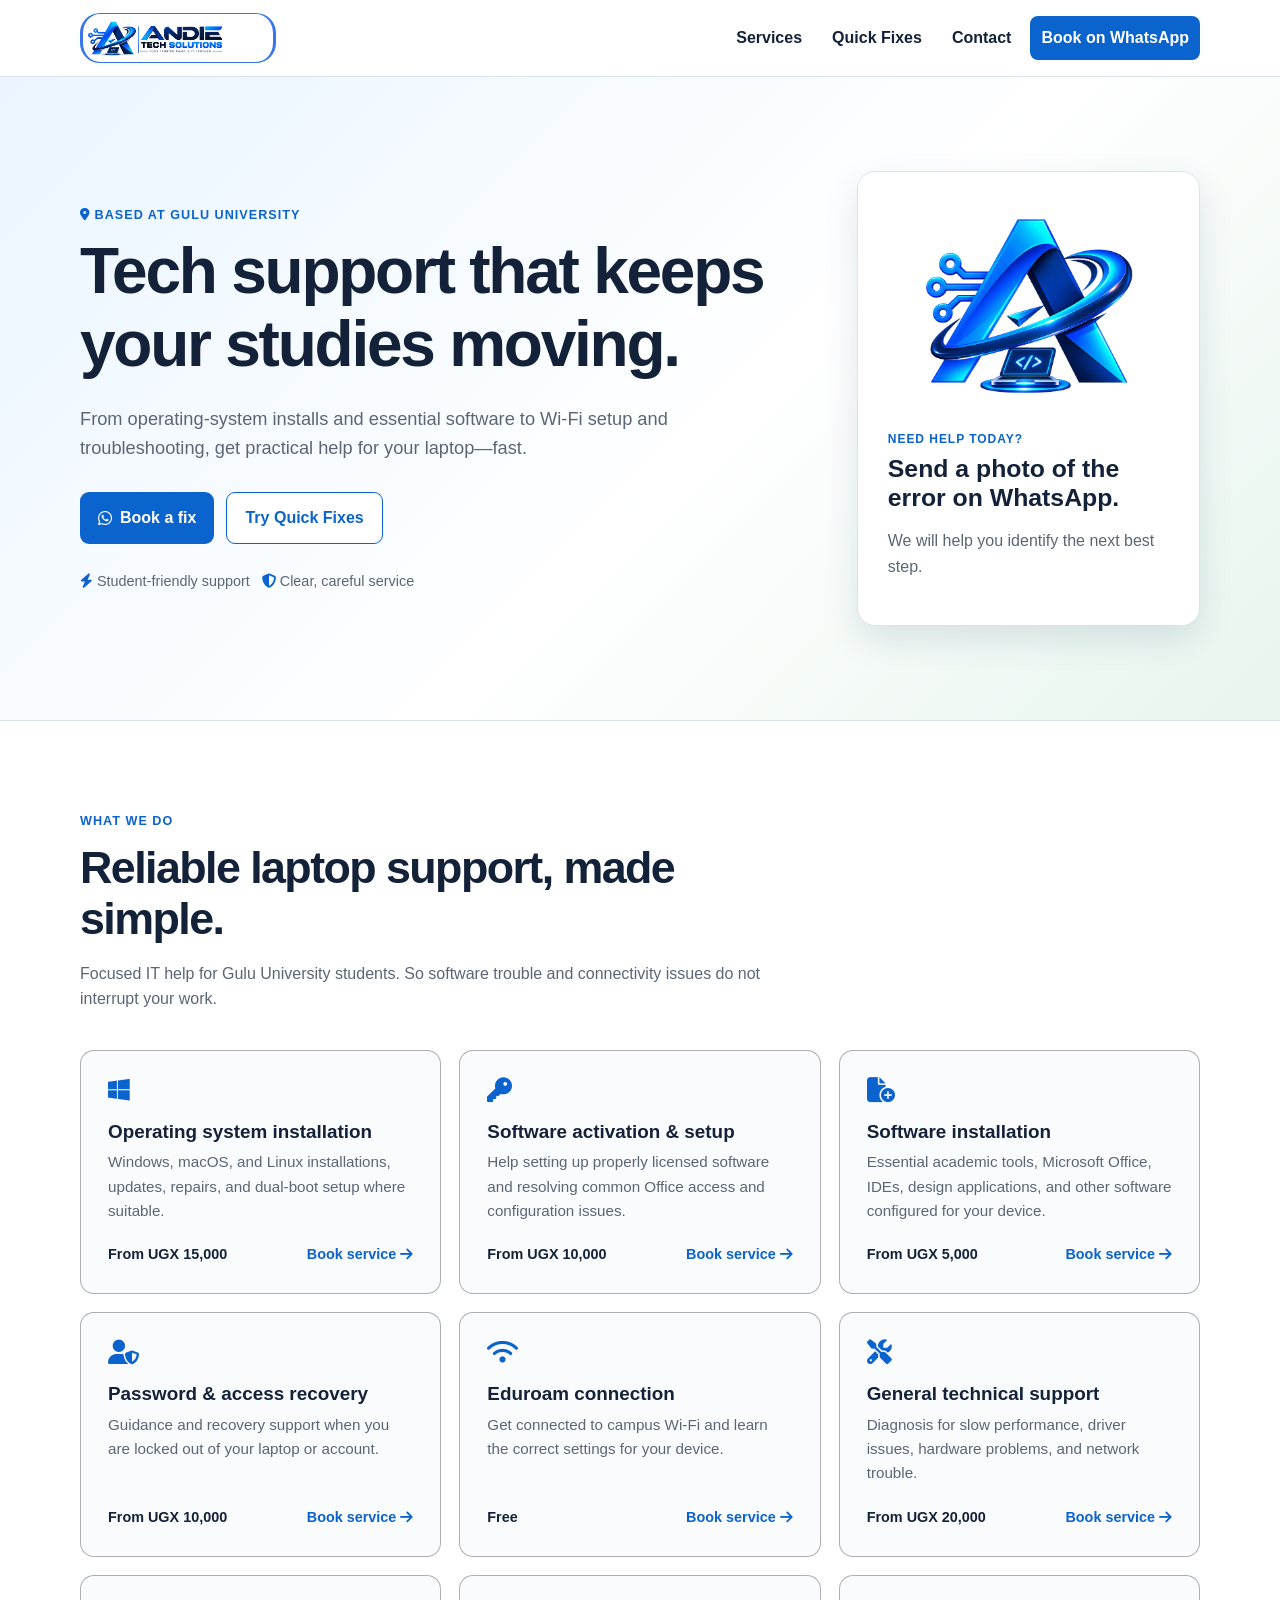
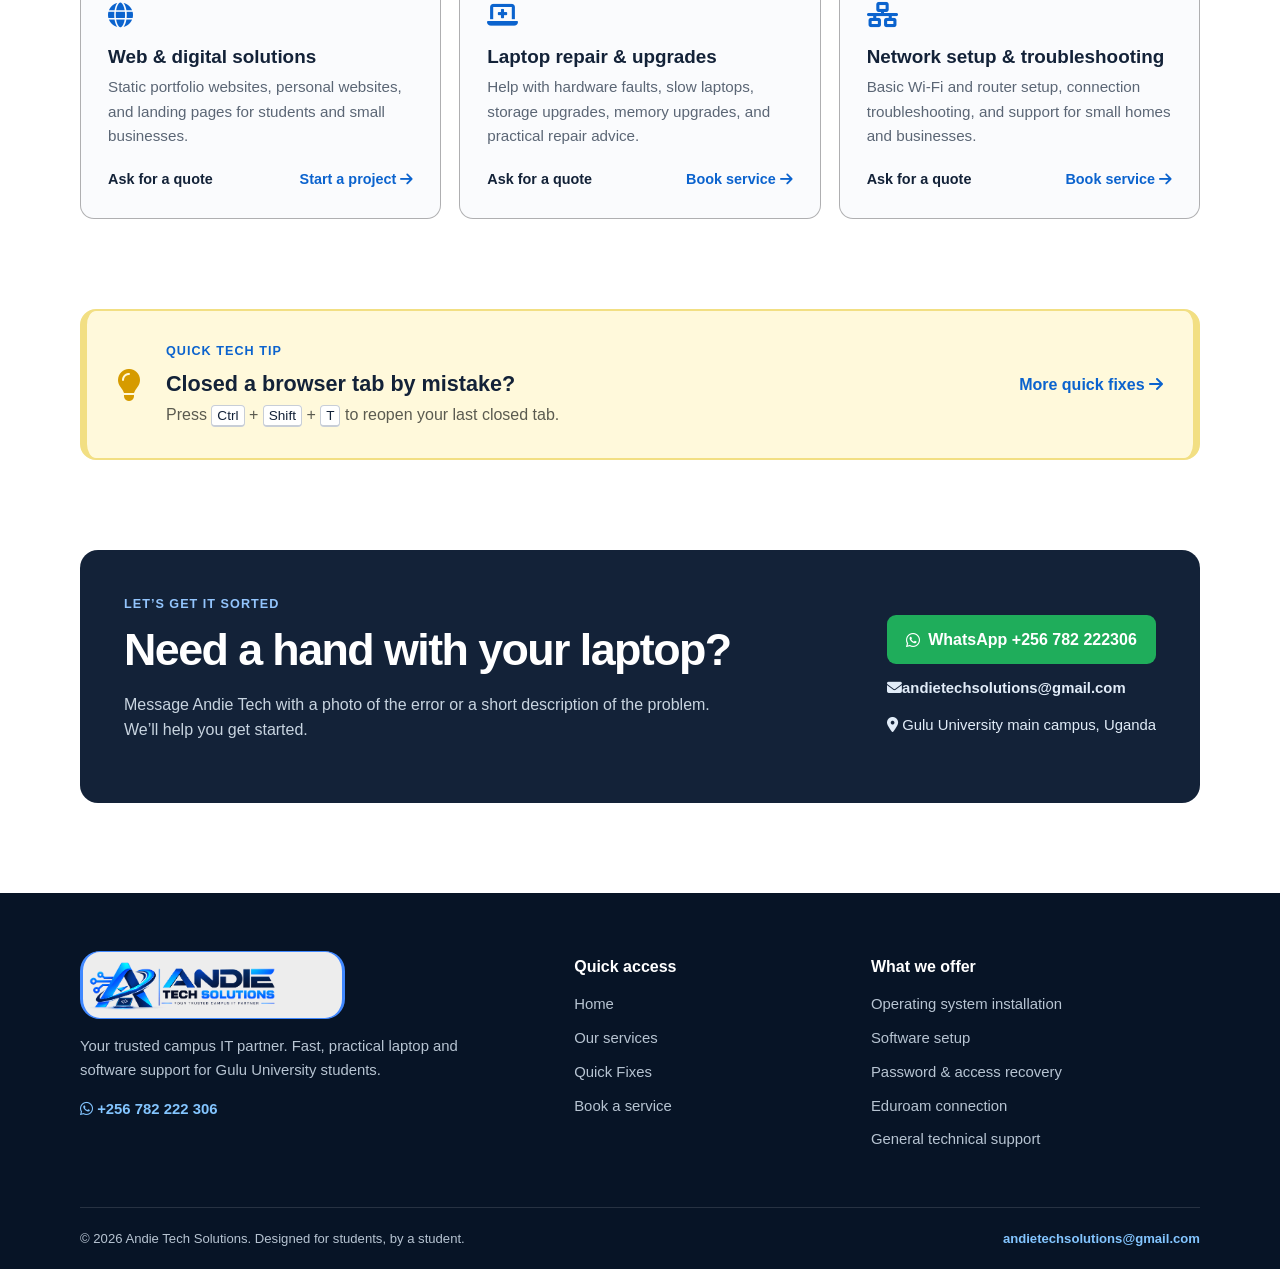
<file: index.html>
<!doctype html>
<html lang="en">
  <head>
    <meta charset="utf-8" />
    <meta name="viewport" content="width=device-width, initial-scale=1" />
    <meta name="theme-color" content="#0b63ce" />
    <meta name="description" content="Fast, student-friendly laptop and software support at Gulu University." />
    <title>Andie Tech Solutions | Campus IT Support</title>
    <link rel="icon" type="image/png" href="assets/favicon.png" />
    <link rel="preconnect" href="https://cdnjs.cloudflare.com" />
    <link rel="stylesheet" href="https://cdnjs.cloudflare.com/ajax/libs/font-awesome/6.5.2/css/all.min.css"/>
    <link rel="stylesheet" href="style.css"/>
  </head>

  <body>
    <!-- Site Header: Logo & Mobile Responsive Navigation -->
    <header class="site-header">

      <div class="container header-inner">
        <a class="brand" href="#home" aria-label="Andie Tech Solutions home">
          <img class="brand-logo" src="assets/andie-tech-wordmark.png" alt="Andie Tech Solutions"/>
        </a>
        <button class="menu-toggle" type="button" aria-expanded="false" aria-controls="nav-menu" aria-label="Open navigation menu">
        <span></span>
        <span></span>
        <span></span>
        </button>

        <nav id="nav-menu" class="nav-menu" aria-label="Main navigation">
          <a href="#services">Services</a>
          <a href="fixes.html">Quick Fixes</a>
          <a href="#contact">Contact</a>
          <a class="nav-cta" href="https://wa.me/256782222306?text=Hello%20Andie%20Tech%2C%20I%20need%20help%20with%20my%20laptop.">Book on WhatsApp</a>
        </nav>

      </div>
    </header>

    <main id="home">
      <!-- Hero Section -->
      <section class="hero">
        <div class="container hero-grid">
          <div>
            <p class="eyebrow"><i class="fa-solid fa-location-dot"></i> Based at Gulu University</p>
            <h1>Tech support that keeps your studies moving.</h1>
            <p class="hero-copy">
              From operating-system installs and essential software to Wi-Fi setup and
              troubleshooting, get practical help for your laptop—fast.
            </p>
            <div class="button-row">
              <a class="button button-primary" href="https://wa.me/256782222306?text=Hello%20Andie%20Tech%2C%20I%20need%20help%20with%20my%20laptop."><i class="fa-brands fa-whatsapp"></i> Book a fix</a>
              <a class="button button-secondary" href="fixes.html"> Try Quick Fixes </a>
            </div>
            <p class="trust-line">
              <i class="fa-solid fa-bolt"></i> Student-friendly support &nbsp;
              <i class="fa-solid fa-shield-halved"></i> Clear, careful service
            </p>
          </div>

          <aside class="hero-card" aria-label="What we can help with">
            <img class="hero-art" src="assets/andie-tech-hero.png" alt="Andie Tech technology illustration"/>
            <p class="hero-card-label">Need help today?</p>
            <h2>Send a photo of the error on WhatsApp.</h2>
            <p>We will help you identify the next best step.</p>
          </aside>
        </div>
      </section>

      <!-- Services Section: List of Offered IT Services -->
      <section id="services" class="section">
        <div class="container">
          <div class="section-intro">
            <p class="eyebrow">What we do</p>
            <h2>Reliable laptop support, made simple.</h2>
            <p>Focused IT help for Gulu University students. So software trouble and connectivity issues do not interrupt your work.</p>
          </div>

          <div class="services-grid">
            <article class="service-card">
              <i class="fa-brands fa-windows"></i>
              <h3>Operating system installation</h3>
              <p>
                Windows, macOS, and Linux installations, updates, repairs, and dual-boot 
                setup where suitable.
              </p>
              <div>
                <strong>From UGX 15,000</strong>
                <a href="https://wa.me/256782222306?text=Hello%20Andie%20Tech%2C%20I%20need%20an%20operating-system%20installation.">Book service <i class="fa-solid fa-arrow-right"></i></a>
              </div>
            </article>

            <article class="service-card">
              <i class="fa-solid fa-key"></i>
              <h3>Software activation &amp; setup</h3>
              <p>
                Help setting up properly licensed software and resolving common
                Office access and configuration issues.
              </p>
              <div>
                <strong>From UGX 10,000</strong><a href="https://wa.me/256782222306?text=Hello%20Andie%20Tech%2C%20I%20need%20software%20activation%20or%20setup%20help.">Book service <i class="fa-solid fa-arrow-right"></i></a>
              </div>
            </article>

            <article class="service-card">
              <i class="fa-solid fa-file-circle-plus"></i>
              <h3>Software installation</h3>
              <p>
                Essential academic tools, Microsoft Office, IDEs, design
                applications, and other software configured for your device.
              </p>
              <div>
                <strong>From UGX 5,000</strong>
                <a href="https://wa.me/256782222306?text=Hello%20Andie%20Tech%2C%20I%20need%20software%20installed.">Book service <i class="fa-solid fa-arrow-right"></i></a>
              </div>
            </article>

            <article class="service-card">
              <i class="fa-solid fa-user-shield"></i>
              <h3>Password &amp; access recovery</h3>
              <p>
                Guidance and recovery support when you are locked out of your
                laptop or account.
              </p>
              <div>
                <strong>From UGX 10,000</strong><a
                  href="https://wa.me/256782222306?text=Hello%20Andie%20Tech%2C%20I%20need%20password%20or%20access%20recovery%20help.">Book service <i class="fa-solid fa-arrow-right"></i></a>
              </div>
            </article>

            <article class="service-card">
              <i class="fa-solid fa-wifi"></i>
              <h3>Eduroam connection</h3>
              <p>
                Get connected to campus Wi-Fi and learn the correct settings for
                your device.
              </p>
              <div>
                <strong>Free</strong>
                <a href="https://wa.me/256782222306?text=Hello%20Andie%20Tech%2C%20I%20need%20help%20connecting%20to%20Eduroam.">Book service <i class="fa-solid fa-arrow-right"></i></a>
              </div>
            </article>

            <article class="service-card">
              <i class="fa-solid fa-screwdriver-wrench"></i>
              <h3>General technical support</h3>
              <p>
                Diagnosis for slow performance, driver issues, hardware
                problems, and network trouble.
              </p>
              <div>
                <strong>From UGX 20,000</strong>
                <a href="https://wa.me/256782222306?text=Hello%20Andie%20Tech%2C%20I%20need%20general%20technical%20support.">Book service <i class="fa-solid fa-arrow-right"></i></a>
              </div>
            </article>

            <article class="service-card">
              <i class="fa-solid fa-globe"></i>
              <h3>Web &amp; digital solutions</h3>
              <p>
                Static portfolio websites, personal websites, and landing pages
                for students and small businesses.
              </p>
              <div>
                <strong>Ask for a quote</strong>
                <a href="https://wa.me/256782222306?text=Hello%20Andie%20Tech%2C%20I%20need%20a%20website%20or%20landing%20page.">Start a project <i class="fa-solid fa-arrow-right"></i></a>
              </div>
            </article>

            <article class="service-card">
              <i class="fa-solid fa-laptop-medical"></i>
              <h3>Laptop repair &amp; upgrades</h3>
              <p>
                Help with hardware faults, slow laptops, storage upgrades,
                memory upgrades, and practical repair advice.
              </p>
              <div>
                <strong>Ask for a quote</strong>
                <a href="https://wa.me/256782222306?text=Hello%20Andie%20Tech%2C%20I%20need%20a%20laptop%20repair%20or%20upgrade.">Book service <i class="fa-solid fa-arrow-right"></i></a>
              </div>
            </article>

            <article class="service-card">
              <i class="fa-solid fa-network-wired"></i>
              <h3>Network setup &amp; troubleshooting</h3>
              <p>
                Basic Wi-Fi and router setup, connection troubleshooting, and
                support for small homes and businesses.
              </p>
              <div>
                <strong>Ask for a quote</strong>
                <a href="https://wa.me/256782222306?text=Hello%20Andie%20Tech%2C%20I%20need%20network%20setup%20or%20troubleshooting.">Book service <i class="fa-solid fa-arrow-right"></i></a>
              </div>
            </article>
          </div>
        </div>
      </section>

      <!-- Tech Tip Promo Section -->
      <section class="tip-section">
        <div class="container">
          <div class="tip-box">
            <i class="fa-solid fa-lightbulb" aria-hidden="true"></i>
            <div>
              <p class="eyebrow">Quick tech tip</p>
              <h2>Closed a browser tab by mistake?</h2>
              <p>
                Press <kbd>Ctrl</kbd> + <kbd>Shift</kbd> + <kbd>T</kbd> to
                reopen your last closed tab.
              </p>
            </div>
            <a href="fixes.html">More quick fixes <i class="fa-solid fa-arrow-right"></i></a>
          </div>
        </div>
      </section>

      <!-- Contact Banner & WhatsApp CTA Section -->
      <section id="contact" class="contact-section">
        <div class="container contact-panel">
          <div>
            <p class="eyebrow">Let’s get it sorted</p>
            <h2>Need a hand with your laptop?</h2>
            <p>
              Message Andie Tech with a photo of the error or a short
              description of the problem. We’ll help you get started.
            </p>
          </div>
          <div class="contact-actions">
            <a class="button button-whatsapp" href="https://wa.me/256782222306?text=Hello%20Andie%20Tech%2C%20I%20need%20help%20with%20my%20laptop."><i class="fa-brands fa-whatsapp"></i> WhatsApp +256 782 222306</a>
            <a class="email-link" href="mailto:andietechsolutions@gmail.com"><i class="fa-solid fa-envelope"></i>andietechsolutions@gmail.com</a>
            <span><i class="fa-solid fa-location-dot"></i> Gulu University main campus, Uganda</span>
          </div>
        </div>
      </section>
    </main>

    <!-- Footer: Brand Details & Navigation Links -->
    <footer class="site-footer">
      <div class="container footer-grid">
        <div class="footer-brand">
          <img src="assets/andie-tech-wordmark.png" alt="Andie Tech Solutions"/>
          <p>
            Your trusted campus IT partner. Fast, practical laptop and software
            support for Gulu University students.
          </p>
          <a href="https://wa.me/256782222306?text=Hello%20Andie%20Tech%2C%20I%20need%20help%20with%20my%20laptop."><i class="fa-brands fa-whatsapp"></i> +256 782 222 306</a>
        </div>

        <div>
          <h2>Quick access</h2>
          <ul class="footer-links">
            <li><a href="#home">Home</a></li>
            <li><a href="#services">Our services</a></li>
            <li><a href="fixes.html">Quick Fixes</a></li>
            <li><a href="#contact">Book a service</a></li>
          </ul>
        </div>

        <div>
          <h2>What we offer</h2>
          <ul class="footer-links footer-list">
            <li>Operating system installation</li>
            <li>Software setup</li>
            <li>Password &amp; access recovery</li>
            <li>Eduroam connection</li>
            <li>General technical support</li>
          </ul>
        </div>
      </div>

      <div class="container footer-bottom">
        <span> © 2026 Andie Tech Solutions. Designed for students, by a student.</span>
        <a href="mailto:andietechsolutions@gmail.com">andietechsolutions@gmail.com</a>
      </div>
    </footer>

    <!-- Mobile Navigation Menu Toggle Script -->
    <script>
      const b = document.querySelector(".menu-toggle"),
        n = document.querySelector(".nav-menu");

      // Toggle menu visibility and update accessibility attributes
      b.addEventListener("click", () => {
        const o = b.getAttribute("aria-expanded") === "true";
        b.setAttribute("aria-expanded", String(!o));
        n.classList.toggle("open");
      });

      // Automatically close the menu drawer when any link inside is clicked
      n.querySelectorAll("a").forEach((a) =>
        a.addEventListener("click", () => {
          b.setAttribute("aria-expanded", "false");
          n.classList.remove("open");
        }),
      );
    </script>
  </body>
</html>
</file>
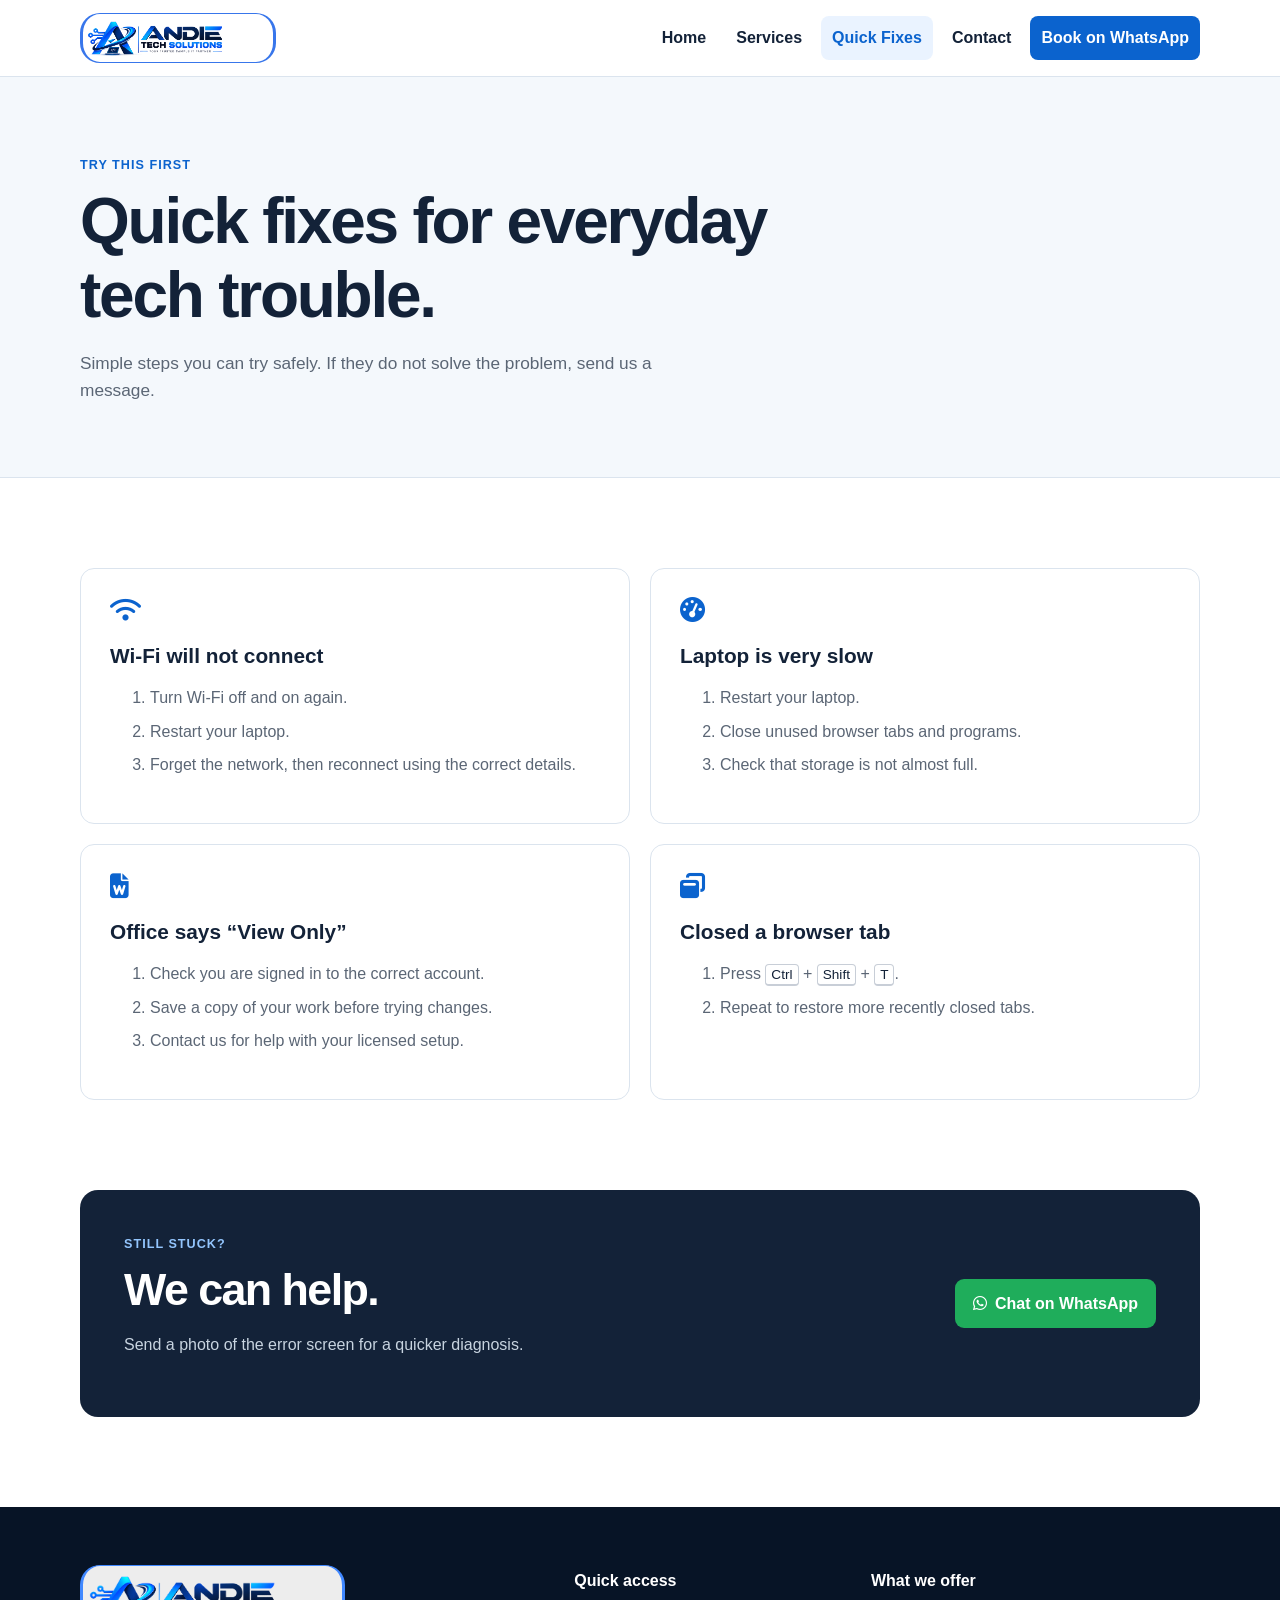
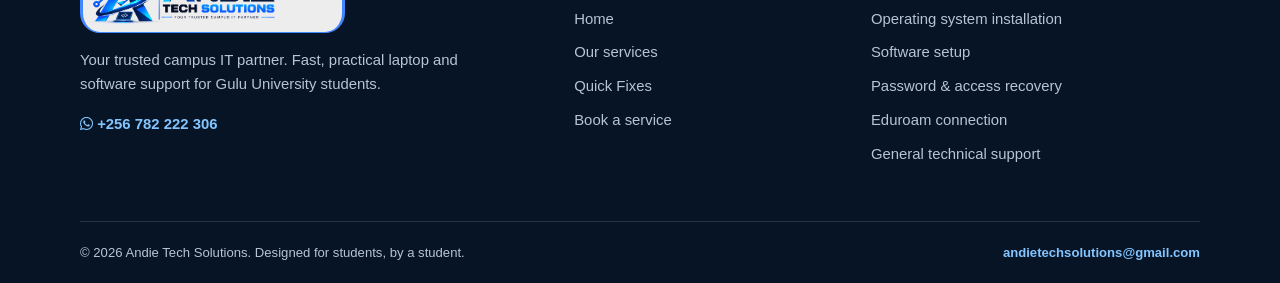
<file: fixes.html>
<!doctype html>
<html lang="en">
<head>
        <meta charset="utf-8" />
        <meta name="viewport" content="width=device-width, initial-scale=1" />
        <meta name="theme-color" content="#0b63ce" />
        <title>Quick Fixes | Andie Tech Solutions</title>
        <link rel="icon" type="image/png" href="assets/andie-tech-icon.png" />
        <link rel="stylesheet" href="https://cdnjs.cloudflare.com/ajax/libs/font-awesome/6.5.2/css/all.min.css"/>
        <link rel="stylesheet" href="style.css" />
    </head>

    <body class="quick-page">

        <!-- Site Header: Logo & Mobile Responsive Navigation -->
        <header class="site-header">
            <div class="container header-inner">
                <a class="brand" href="index.html">
                    <img class="brand-logo" src="assets/andie-tech-wordmark.png" alt="Andie Tech Solutions"/>
                </a>
                
                <button class="menu-toggle" type="button"aria-expanded="false" aria-controls="nav-menu" aria-label="Open navigation menu">
                    <span></span><span></span><span></span>
                </button>
                
                <nav id="nav-menu" class="nav-menu">
                    <a href="index.html">Home</a>
                    <a href="index.html#services">Services</a>
                    <a class="active" href="fixes.html" aria-current="page">Quick Fixes</a>
                    <a href="index.html#contact">Contact</a>
                    <a class="nav-cta" href="https://wa.me/256782222306?text=Hello%20Andie%20Tech%2C%20I%20need%20help%20with%20my%20laptop.">Book on WhatsApp</a>
                </nav>
            </div>
        </header>

        <main>
            <!-- Hero Section -->
            <section class="quick-hero">
                <div class="container">
                    <p class="eyebrow">Try this first</p>
                    <h1>Quick fixes for everyday tech trouble.</h1>
                    <p>Simple steps you can try safely. If they do not solve the problem, send us a message.</p>
                </div>
            </section>

            <!-- Quick Fixes Troubleshooter Grid -->
            <section class="section">
                <div class="container quick-grid">
                    <article>
                        <i class="fa-solid fa-wifi"></i>
                        <h2>Wi-Fi will not connect</h2>
                        <ol>
                            <li>Turn Wi-Fi off and on again.</li>
                            <li>Restart your laptop.</li>
                            <li>Forget the network, then reconnect using the correct details.</li>
                        </ol>
                    </article>
                    
                    <article>
                        <i class="fa-solid fa-gauge-high"></i>
                        <h2>Laptop is very slow</h2>
                        <ol>
                            <li>Restart your laptop.</li>
                            <li>Close unused browser tabs and programs.</li>
                            <li>Check that storage is not almost full.</li>
                        </ol>
                    </article>
                    
                    <article>
                        <i class="fa-solid fa-file-word"></i>
                        <h2>Office says “View Only”</h2>
                        <ol>
                            <li>Check you are signed in to the correct account.</li>
                            <li>Save a copy of your work before trying changes.</li>
                            <li>Contact us for help with your licensed setup.</li>
                        </ol>
                    </article>
                    
                    <article>
                        <i class="fa-solid fa-window-restore"></i>
                        <h2>Closed a browser tab</h2>
                        <ol>
                            <li>Press <kbd>Ctrl</kbd> + <kbd>Shift</kbd> + <kbd>T</kbd>.</li>
                            <li>Repeat to restore more recently closed tabs.</li>
                        </ol>
                    </article>
                </div>
            </section>
        
            <section class="contact-section">
                <div class="container contact-panel">
                    <div>
                        <p class="eyebrow">Still stuck?</p>
                        <h2>We can help.</h2>
                        <p>Send a photo of the error screen for a quicker diagnosis.</p>
                    </div>
                    <a class="button button-whatsapp" href="https://wa.me/256782222306?text=Hello%20Andie%20Tech%2C%20I%20tried%20a%20quick%20fix%20but%20still%20need%20help."> <i class="fa-brands fa-whatsapp"></i>Chat on WhatsApp </a>
                </div>
            </section>
        </main>
        
        <!-- Footer: Brand Details & Contact Info -->
        <footer class="site-footer">
            <div class="container footer-grid">
                <div class="footer-brand">
                    <img src="assets/andie-tech-wordmark.png" alt="Andie Tech Solutions"/>
                    <p>Your trusted campus IT partner. Fast, practical laptop and software support for Gulu University students.</p>
                    <a href="https://wa.me/256782222306"><i class="fa-brands fa-whatsapp"></i> +256 782 222 306</a>
                </div>
                <div>
                    <h2>Quick access</h2>
                    <ul class="footer-links">
                        <li><a href="index.html">Home</a></li>
                        <li><a href="index.html#services">Our services</a></li>
                        <li><a href="fixes.html">Quick Fixes</a></li>
                        <li><a href="index.html#contact">Book a service</a></li>
                    </ul>
                </div>
                <div>
                    <h2>What we offer</h2>
                    <ul class="footer-links footer-list">
                        <li>Operating system installation</li>
                        <li>Software setup</li>
                        <li>Password &amp; access recovery</li>
                        <li>Eduroam connection</li>
                        <li>General technical support</li>
                    </ul>
                </div>
            </div>
            <div class="container footer-bottom">
                <span>© 2026 Andie Tech Solutions. Designed for students, by a student.</span>
                <a href="mailto:andietechsolutions@gmail.com">andietechsolutions@gmail.com</a>
            </div>
        </footer>

        <!-- Mobile Navigation Menu Toggle Script -->
        <script>
            const b = document.querySelector(".menu-toggle"),
            n = document.querySelector(".nav-menu");
            
            // Toggle menu visibility and update accessibility attributes
            b.addEventListener("click", () => {
                const o = b.getAttribute("aria-expanded") === "true";
                b.setAttribute("aria-expanded", String(!o));
                n.classList.toggle("open");
            });
            
            // Automatically close the menu drawer when any link inside is clicked
            n.querySelectorAll("a").forEach((a) =>
                a.addEventListener("click", () => {
                    b.setAttribute("aria-expanded", "false");
                    n.classList.remove("open");
                }),
            );
        </script>
    </body>
</html>
</file>
<file: style.css>
/* CSS Variables & Global Resets */
:root {
    --blue: #0b63ce;
    --ink: #132238;
    --muted: #5b6675;
    --line: #dbe4ee;
    --surface: #f4f8fc;
    --green: #1fad5b;
    --shadow: 0 14px 35px rgba(20, 54, 90, 0.12);
}
* {
    box-sizing: border-box;
}
html {
    scroll-behavior: smooth;
}
body {
    margin: 0;
    color: var(--ink);
    font-family: Inter,Segoe UI,Roboto, Arial, sans-serif;
    line-height: 1.6;
}
.container {
    width: min(1120px, calc(100% - 40px));
    margin: auto;
}
/* Header & Navigation */
.site-header {
    position: sticky;
    top: 0;
    z-index: 10;
    background: rgba(255, 255, 255, 0.96);
    border-bottom: 1px solid var(--line);
    backdrop-filter: blur(12px);
}
.header-inner {
    min-height: 76px;
    display: flex;
    align-items: center;
    justify-content: space-between;
    gap: 24px;
}
.brand {
    display: flex;
    align-items: center;
    border:1px solid #3876eb;
    border-right:3px solid #3876eb;
    border-left:3px solid #3876eb;
    border-radius: 20px;
}
.brand-logo {
    display: block;
    width: 190px;
    height: 48px;
    object-fit: contain;
    object-position: left center;
}
.nav-menu {
    display: flex;
    align-items: center;
    gap: 8px;
}
.nav-menu > a {
    padding: 9px 11px;
    border-radius: 8px;
    color: var(--ink);
    font-weight: 650;
    text-decoration: none;
}
.nav-menu > a:hover,.nav-menu > a.active {
    background: #eaf3ff;
    color: var(--blue);
}
.nav-menu .nav-cta {
    background: var(--blue);
    color: #fff;
}
.menu-toggle {
    display: none;
    background: #fff;
    border: 1px solid var(--line);
    border-radius: 8px;
    padding: 8px;
}
.menu-toggle span {
    display: block;
    width: 22px;
    height: 2px;
    margin: 4px;
    background: var(--ink);
}
/* Hero Section */
.hero {
    padding: 94px 0;
    background: linear-gradient(135deg, #eaf5ff 0%, #fff 56%, #e7f5ee 100%);
    border-bottom: 1px solid var(--line);
}
.hero-grid {
    display: grid;
    grid-template-columns: 1.35fr 0.65fr;
    gap: 64px;
    align-items: center;
}
.eyebrow {
    margin: 0 0 10px;
    color: var(--blue);
    font-size: 0.79rem;
    font-weight: 800;
    letter-spacing: 0.08em;
    text-transform: uppercase;
}
h1,h2,h3 {
    line-height: 1.15;
}
.hero h1, .section-intro h2, .contact-panel h2,.quick-hero h1 {
    margin: 0;
    letter-spacing: -0.035em;
    font-size: clamp(2.35rem, 5vw, 4.5rem);
    max-width: 760px;
}
.hero-copy {
    max-width: 650px;
    margin: 22px 0 30px;
    color: var(--muted);
    font-size: 1.14rem;
}
.button-row {
    display: flex;
    flex-wrap: wrap;
    gap: 12px;
}
/* Buttons */
.button {
    display: inline-flex;
    align-items: center;
    justify-content: center;
    gap: 8px;
    padding: 12px 18px;
    border-radius: 9px;
    text-decoration: none;
    font-weight: 750;
    transition: 0.2s;
}
.button:hover {
    transform: translateY(-2px);
    box-shadow: 0 8px 18px rgba(11, 99, 206, 0.18);
}
.button-primary {
    background: var(--blue);
    color: #fff;
}
.button-secondary {
    border: 1px solid var(--blue);
    color: var(--blue);
    background: #fff;
}
.button-whatsapp {
    background: var(--green);
    color: #fff;
}
.trust-line {
    margin: 26px 0 0;
    color: var(--muted);
    font-size: 0.9rem;
}
.trust-line i {
    color: var(--blue);
}
/* Hero Showcase Card */
.hero-card {
    padding: 30px;
    background: #fff;
    border: 1px solid var(--line);
    border-radius: 18px;
    box-shadow: var(--shadow);
}
.hero-art {
    display: block;
    width: min(100%, 330px);
    height: 210px;
    margin: 0 auto 8px;
    object-fit: contain;
}
.hero-card-label {
    margin: 18px 0 6px;
    color: var(--blue);
    font-weight: 800;
    text-transform: uppercase;
    font-size: 0.75rem;
    letter-spacing: 0.08em;
}
.hero-card h2 {
    margin: 0;
    font-size: 1.55rem;
}
.hero-card p:last-child,.section-intro > p:last-child {
    color: var(--muted);
}
/* Layout & Sections */
.section {
    padding: 90px 0;
}
.section-intro {
    max-width: 720px;
}
.section-intro h2 {
    font-size: clamp(2rem, 3.5vw, 3rem);
}
.services-grid {
    display: grid;
    grid-template-columns: repeat(3, 1fr);
    gap: 18px;
    margin-top: 38px;
}
.service-card {
    display: flex;
    flex-direction: column;
    padding: 27px;
    border: 1px solid rgba(0, 0, 0, 0.3);
    border-radius: 14px;
    background: rgba(206, 210, 228, 0.1);
    transition: 0.2s;
}
.service-card:hover {
    transform: translateY(-4px);
    box-shadow: var(--shadow);
}
.service-card > i,.quick-grid > article > i {
    font-size: 1.55rem;
    color: var(--blue);
}
.service-card h3 {
    margin: 18px 0 8px;
    font-size: 1.18rem;
}
.service-card p {
    margin: 0;
    color: var(--muted);
    font-size: 0.95rem;
}
.service-card div {
    display: flex;
    justify-content: space-between;
    gap: 10px;
    align-items: center;
    margin-top: auto;
    padding-top: 20px;
    font-size: 0.9rem;
}
.service-card a,.tip-box a,.email-link,footer a {
    color: var(--blue);
    font-weight: 750;
    text-decoration: none;
}
/* Promo / Tip Section */
.tip-section {
    padding: 0 0 90px;
}
.tip-box {
    display: flex;
    align-items: center;
    gap: 25px;
    padding: 30px;
    border-radius: 16px;
    background: #fff9db;
    border: 2px solid #f2df83;
    border-left: 7px solid #f2df83;
    border-right: 7px solid #f2df83;
}
.tip-box > i {
    font-size: 2rem;
    color: #d69b00;
}
.tip-box h2 {
    margin: 0;
    font-size: 1.35rem;
}
.tip-box p:not(.eyebrow) {
    margin: 6px 0 0;
    color: #5b5b50;
}
.tip-box a {
    margin-left: auto;
    white-space: nowrap;
}
/* Contact Panel Section */
.contact-section {
    padding: 0 0 90px;
}
.contact-panel {
    display: grid;
    grid-template-columns: 1fr auto;
    gap: 44px;
    align-items: center;
    padding: 44px;
    border-radius: 18px;
    background: var(--ink);
    color: #fff;
}
.contact-panel h2 {
    font-size: clamp(2rem, 3.5vw, 3rem);
}
.contact-panel .eyebrow {
    color: #93c5fd;
}
.contact-panel p:not(.eyebrow) {
    color: #c8d4e0;
    max-width: 590px;
}
.contact-actions {
    display: flex;
    flex-direction: column;
    gap: 13px;
}
.contact-actions .email-link,
.contact-actions span {
    color: #e1ecf8;
    font-size: 0.93rem;
}
/* Footer */
.site-footer {
    padding: 58px 0 0;
    background: #071426;
    color: #b7c4d2;
    font-size: 0.93rem;
}
.footer-grid {
    display: grid;
    grid-template-columns: 1.35fr 0.75fr 1fr;
    gap: 50px;
    padding-bottom: 45px;
}
.footer-brand > img {
    display: block;
    width: min(100%, 265px);
    height: 68px;
    object-fit: contain;
    object-position: left center;
    filter: brightness(1.15);
    border:1px solid #3876eb;
    border-right:3px solid #3876eb;
    border-left:3px solid #3876eb;
    border-radius: 20px;
    background-color: #cecece;
}

.footer-brand p {
    max-width: 410px;
    margin: 16px 0;
    
}
.footer-brand > a,
.footer-bottom a {
    color: #83c5ff;
}
.footer-grid h2 {
    margin: 7px 0 17px;
    color: #fff;
    font-size: 1rem;
}
.footer-links {
    margin: 0;
    padding: 0;
    list-style: none;
}
.footer-links li {
    margin: 10px 0;
}
.footer-links a {
    color: #b7c4d2;
    font-weight: 500;
}
.footer-links a:hover {
    color: #fff;
}
.footer-bottom {
    display: flex;
    justify-content: space-between;
    gap: 20px;
    padding: 20px 0;
    border-top: 1px solid rgba(255, 255, 255, 0.13);
    font-size: 0.82rem;
}
/* Quick Layout (Alt Pages) */
.quick-hero {
    padding: 78px 0 55px;
    background: var(--surface);
    border-bottom: 1px solid var(--line);
}
.quick-hero h1 {
    font-size: clamp(2.35rem, 5vw, 4rem);
}
.quick-hero p:last-child {
    max-width: 610px;
    color: var(--muted);
    font-size: 1.08rem;
}
.quick-grid {
    display: grid;
    grid-template-columns: repeat(2, 1fr);
    gap: 20px;
}
.quick-grid article {
    padding: 29px;
    border: 1px solid var(--line);
    border-radius: 14px;
}
.quick-grid h2 {
    font-size: 1.3rem;
}
.quick-grid li {
    margin: 8px 0;
    color: var(--muted);
}
kbd {
    padding: 2px 5px;
    border: 1px solid #c8ced7;
    border-bottom-width: 2px;
    border-radius: 4px;
    background: #fff;
    color: var(--ink);
    font-family: inherit;
    font-size: 0.85em;
}

/* Media Queries (Tablet & Mobile Adjustments) */
@media (max-width: 800px) {
    .menu-toggle {
        display: block;
        cursor: pointer;
    }
    /* Mobile dropdown menu (toggled via JS .open class) */
    .nav-menu {
        display: none;
        position: absolute;
        top: 76px;
        left: 0;
        right: 0;
        padding: 15px 20px 20px;
        background: #fff;
        border-bottom: 1px solid var(--line);
        box-shadow: 0 12px 18px rgba(20, 54, 90, 0.1);
        flex-direction: column;
        align-items: stretch;
    }
    .nav-menu.open {
        display: flex;
    }
    .nav-menu > a {
        text-align: center;
    }
    .hero {
        padding: 70px 0;
    }
    .hero-grid,
    .contact-panel {
        grid-template-columns: 1fr;
        gap: 32px;
    }
    .hero-card {
        max-width: 550px;
    }
    .services-grid {
        grid-template-columns: repeat(2, 1fr);
    }
    .tip-box {
        align-items: flex-start;
        flex-wrap: wrap;
    }
    .tip-box a {
        margin: 0;
    }
    .footer-grid {
        grid-template-columns: repeat(2, 1fr);
        gap: 32px;
    }
    .footer-brand {
        grid-column: 1/-1;
        
    }
}
@media (max-width: 540px) {
    .container {
        width: min(100% - 28px, 1120px);
    }
    .brand-logo {
        width: 155px;
        height: 44px;
    }
    .hero h1 {
        font-size: 2.55rem;
    }
    .section,
    .contact-section {
        padding: 65px 0;
    }
    .tip-section {
        padding-bottom: 65px;
    }
    .services-grid,
    .quick-grid,
    .footer-grid {
        grid-template-columns: 1fr;
    }
    .service-card {
        padding: 23px;
    }
    .service-card div {
        align-items: flex-start;
        flex-direction: column;
    }
    .contact-panel {
        padding: 30px 24px;
    }
    .footer-brand {
        grid-column: auto;
    }
    .footer-bottom {
        flex-direction: column;
    }
    .tip-box {
        padding: 24px;
    }
}
</file>
